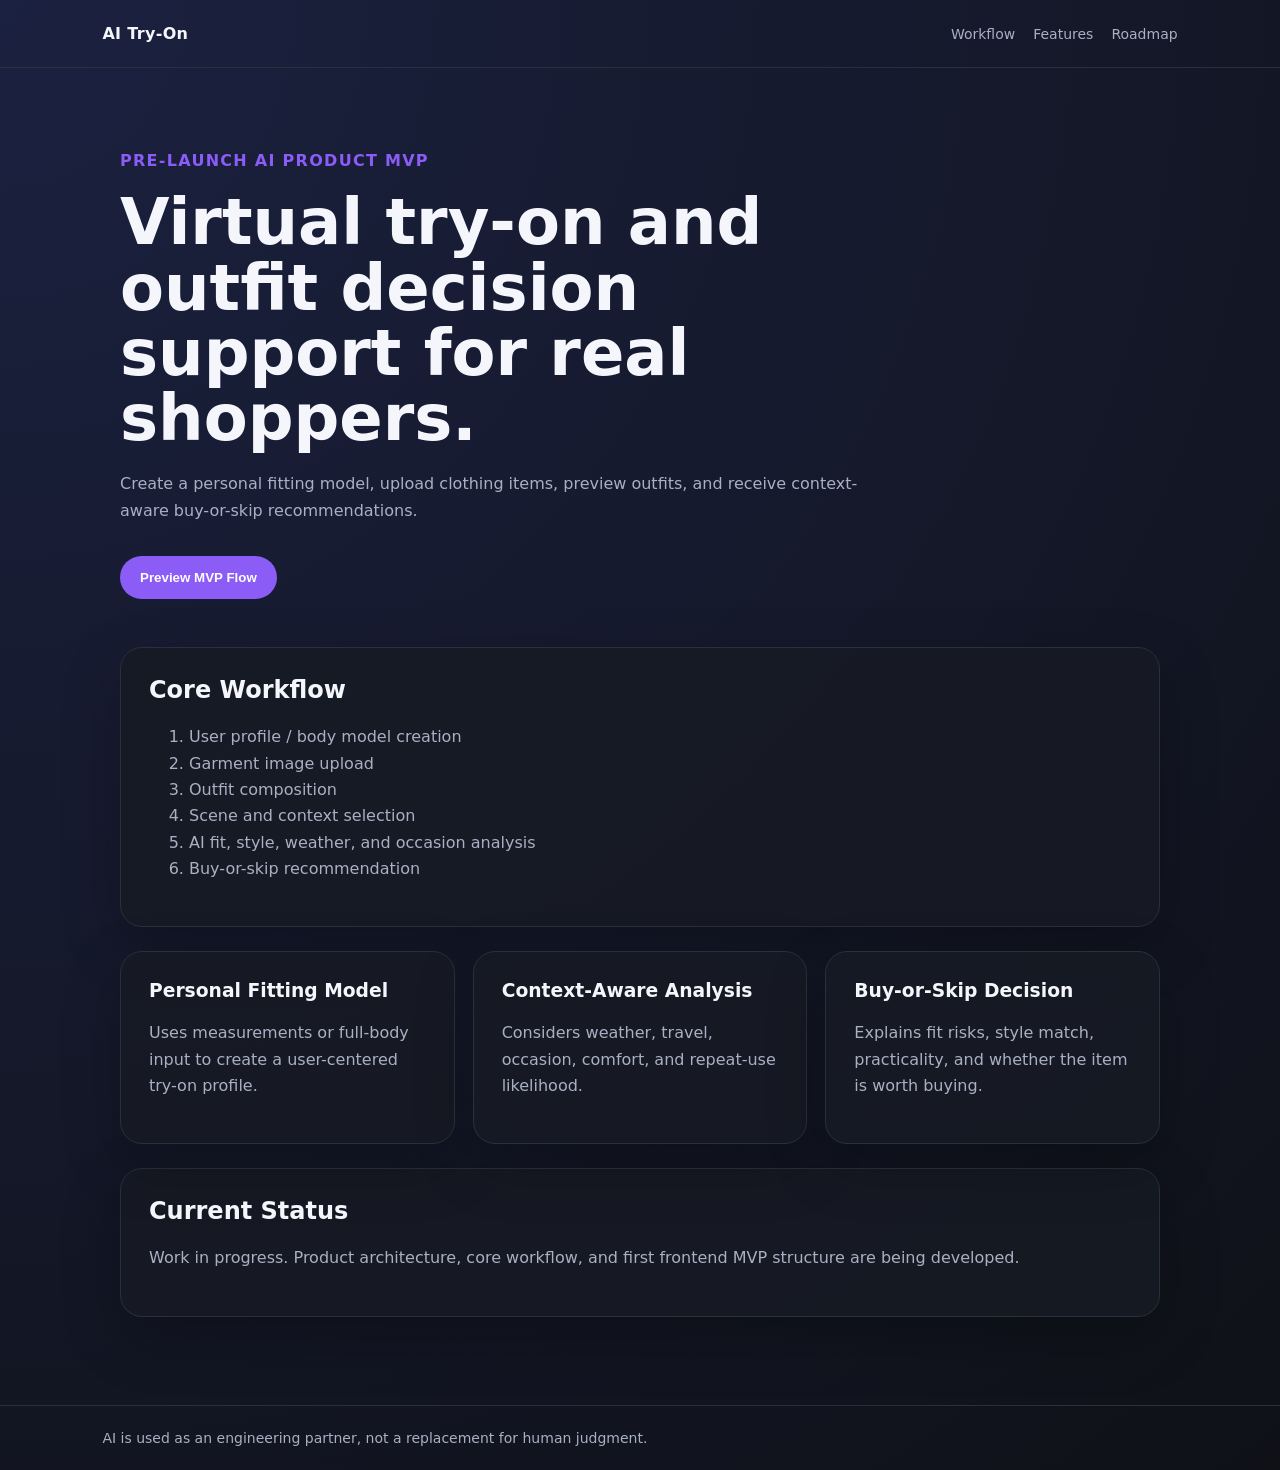
<file: index.html>
<!doctype html>
<html lang="en">
<head>
  <meta charset="utf-8" />
  <meta name="viewport" content="width=device-width,initial-scale=1" />
  <title>AI Virtual Try-On Assistant</title>
  <link rel="stylesheet" href="styles/main.css" />
</head>
<body>
  <header class="topbar">
    <div class="brand">AI Try-On</div>
    <nav>
      <a href="#workflow">Workflow</a>
      <a href="#features">Features</a>
      <a href="#roadmap">Roadmap</a>
    </nav>
  </header>

  <main>
    <section class="hero">
      <p class="eyebrow">Pre-Launch AI Product MVP</p>
      <h1>Virtual try-on and outfit decision support for real shoppers.</h1>
      <p>
        Create a personal fitting model, upload clothing items, preview outfits,
        and receive context-aware buy-or-skip recommendations.
      </p>
      <button id="demoButton">Preview MVP Flow</button>
    </section>

    <section id="workflow" class="card">
      <h2>Core Workflow</h2>
      <ol>
        <li>User profile / body model creation</li>
        <li>Garment image upload</li>
        <li>Outfit composition</li>
        <li>Scene and context selection</li>
        <li>AI fit, style, weather, and occasion analysis</li>
        <li>Buy-or-skip recommendation</li>
      </ol>
    </section>

    <section id="features" class="grid">
      <div class="card">
        <h3>Personal Fitting Model</h3>
        <p>Uses measurements or full-body input to create a user-centered try-on profile.</p>
      </div>
      <div class="card">
        <h3>Context-Aware Analysis</h3>
        <p>Considers weather, travel, occasion, comfort, and repeat-use likelihood.</p>
      </div>
      <div class="card">
        <h3>Buy-or-Skip Decision</h3>
        <p>Explains fit risks, style match, practicality, and whether the item is worth buying.</p>
      </div>
    </section>

    <section id="roadmap" class="card">
      <h2>Current Status</h2>
      <p>
        Work in progress. Product architecture, core workflow, and first frontend MVP
        structure are being developed.
      </p>
    </section>
  </main>

  <footer>
    AI is used as an engineering partner, not a replacement for human judgment.
  </footer>

  <script src="src/app.js"></script>
</body>
</html>
</file>
<file: styles/main.css>
:root {
  --bg: #0f1117;
  --panel: #171a23;
  --text: #f4f6fb;
  --muted: #a9b0c3;
  --accent: #8b5cf6;
  --line: #2a2f3d;
}

* {
  box-sizing: border-box;
}

body {
  margin: 0;
  font-family: Inter, system-ui, -apple-system, BlinkMacSystemFont, "Segoe UI", sans-serif;
  background: radial-gradient(circle at top left, #1b2140, var(--bg));
  color: var(--text);
}

.topbar {
  display: flex;
  justify-content: space-between;
  align-items: center;
  padding: 24px 8%;
  border-bottom: 1px solid var(--line);
}

.brand {
  font-weight: 800;
  letter-spacing: 0.02em;
}

nav {
  display: flex;
  gap: 18px;
}

nav a {
  color: var(--muted);
  text-decoration: none;
  font-size: 14px;
}

main {
  width: min(1040px, 88%);
  margin: 0 auto;
  padding: 64px 0;
}

.hero {
  max-width: 760px;
  margin-bottom: 48px;
}

.eyebrow {
  color: var(--accent);
  font-weight: 700;
  text-transform: uppercase;
  letter-spacing: 0.08em;
}

h1 {
  font-size: clamp(36px, 6vw, 64px);
  line-height: 1.02;
  margin: 0 0 20px;
}

h2,
h3 {
  margin-top: 0;
}

p,
li {
  color: var(--muted);
  line-height: 1.65;
}

button {
  margin-top: 16px;
  padding: 14px 20px;
  border: 0;
  border-radius: 999px;
  background: var(--accent);
  color: white;
  font-weight: 700;
  cursor: pointer;
}

.card {
  background: rgba(23, 26, 35, 0.86);
  border: 1px solid var(--line);
  border-radius: 22px;
  padding: 28px;
  margin-bottom: 24px;
  box-shadow: 0 20px 60px rgba(0, 0, 0, 0.24);
}

.grid {
  display: grid;
  grid-template-columns: repeat(3, 1fr);
  gap: 18px;
}

footer {
  border-top: 1px solid var(--line);
  color: var(--muted);
  padding: 24px 8%;
  font-size: 14px;
}

@media (max-width: 760px) {
  .topbar {
    align-items: flex-start;
    flex-direction: column;
    gap: 12px;
  }

  .grid {
    grid-template-columns: 1fr;
  }
}
</file>
